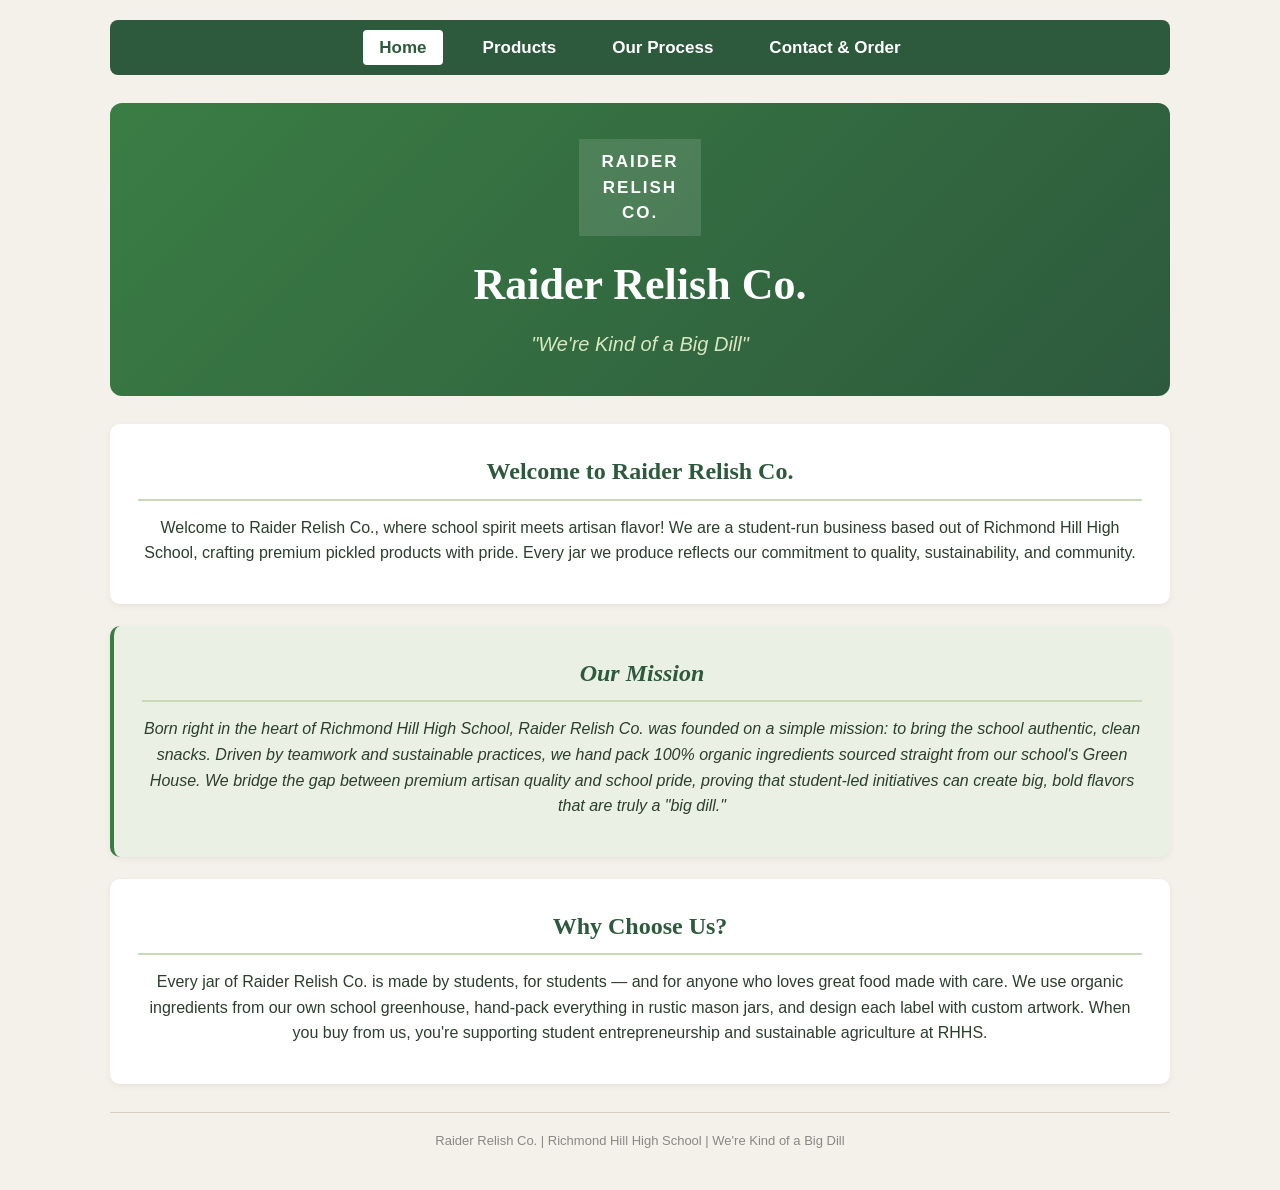
<file: index.html>
<!DOCTYPE html>
<html lang="en">
<head>
    <meta charset="UTF-8">
    <meta name="viewport" content="width=device-width, initial-scale=1.0">
    <title>Raider Relish Co. - Home</title>
    <link rel="stylesheet" href="style.css">
</head>
<body>
    <div id="page-wrapper">
        <nav>
            <ul>
                <li><a href="index.html" class="active">Home</a></li>
                <li><a href="products.html">Products</a></li>
                <li><a href="process.html">Our Process</a></li>
                <li><a href="contact.html">Contact & Order</a></li>
            </ul>
        </nav>

        <header class="banner">
            <div class="logo">
                <span class="logo-text">RAIDER<br>RELISH<br>CO.</span>
            </div>
            <h1>Raider Relish Co.</h1>
            <p class="slogan">"We're Kind of a Big Dill"</p>
        </header>

        <div class="section">
            <h2>Welcome to Raider Relish Co.</h2>
            <p>Welcome to Raider Relish Co., where school spirit meets artisan flavor! We are a student-run business based out of Richmond Hill High School, crafting premium pickled products with pride. Every jar we produce reflects our commitment to quality, sustainability, and community.</p>
        </div>

        <div class="section" id="mission">
            <h2>Our Mission</h2>
            <p>Born right in the heart of Richmond Hill High School, Raider Relish Co. was founded on a simple mission: to bring the school authentic, clean snacks. Driven by teamwork and sustainable practices, we hand pack 100% organic ingredients sourced straight from our school's Green House. We bridge the gap between premium artisan quality and school pride, proving that student-led initiatives can create big, bold flavors that are truly a "big dill."</p>
        </div>

        <div class="section">
            <h2>Why Choose Us?</h2>
            <p>Every jar of Raider Relish Co. is made by students, for students — and for anyone who loves great food made with care. We use organic ingredients from our own school greenhouse, hand-pack everything in rustic mason jars, and design each label with custom artwork. When you buy from us, you're supporting student entrepreneurship and sustainable agriculture at RHHS.</p>
        </div>

        <footer>
            <p>Raider Relish Co. | Richmond Hill High School | We're Kind of a Big Dill</p>
        </footer>
    </div>
</body>
</html>
</file>
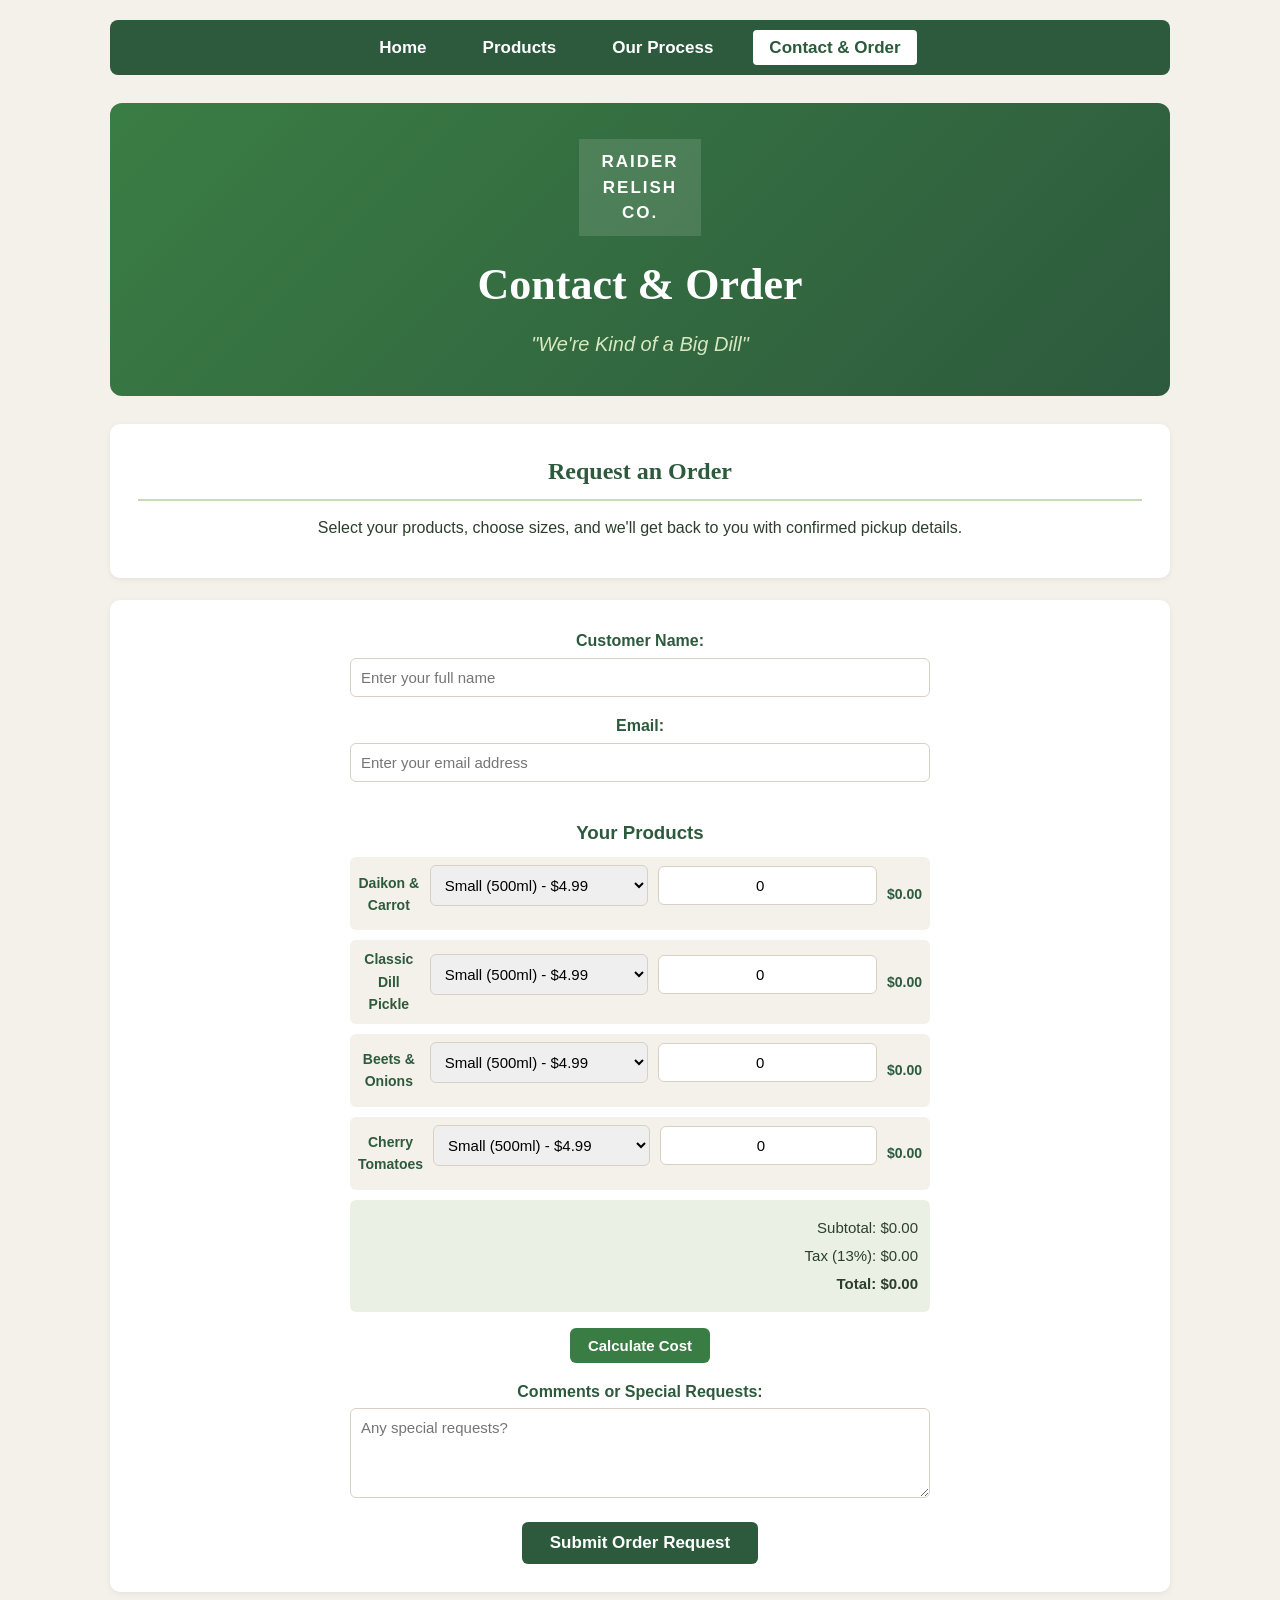
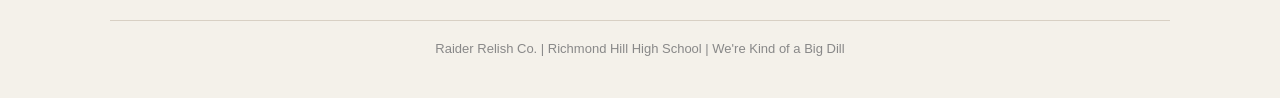
<file: contact.html>
<!DOCTYPE html>
<html lang="en">
<head>
    <meta charset="UTF-8">
    <meta name="viewport" content="width=device-width, initial-scale=1.0">
    <title>Raider Relish Co. - Contact & Order</title>
    <link rel="stylesheet" href="style.css">
</head>
<body>
    <div id="page-wrapper">
        <nav>
            <ul>
                <li><a href="index.html">Home</a></li>
                <li><a href="products.html">Products</a></li>
                <li><a href="process.html">Our Process</a></li>
                <li><a href="contact.html" class="active">Contact & Order</a></li>
            </ul>
        </nav>

        <header class="banner">
            <div class="logo">
                <span class="logo-text">RAIDER<br>RELISH<br>CO.</span>
            </div>
            <h1>Contact & Order</h1>
            <p class="slogan">"We're Kind of a Big Dill"</p>
        </header>

        <div class="section">
            <h2>Request an Order</h2>
            <p>Select your products, choose sizes, and we'll get back to you with confirmed pickup details.</p>
        </div>

        <div class="section">
            <form id="contact-form">
                <label for="name">Customer Name:</label>
                <input type="text" id="name" name="name" placeholder="Enter your full name" required>

                <label for="email">Email:</label>
                <input type="email" id="email" name="email" placeholder="Enter your email address" required>

                <h3 style="margin:20px 0 10px;color:#2d5a3d">Your Products</h3>

                <div class="contact-product" data-name="Daikon and Carrot">
                    <span class="cp-name">Daikon &amp; Carrot</span>
                    <select class="cp-size">
                        <option value="4.99">Small (500ml) - $4.99</option>
                        <option value="9.99">Large (1L) - $9.99</option>
                    </select>
                    <input type="number" class="cp-qty" value="0" min="0">
                    <span class="cp-sub">$0.00</span>
                </div>

                <div class="contact-product" data-name="Classic Dill Pickle">
                    <span class="cp-name">Classic Dill Pickle</span>
                    <select class="cp-size">
                        <option value="4.99">Small (500ml) - $4.99</option>
                        <option value="9.99">Large (1L) - $9.99</option>
                    </select>
                    <input type="number" class="cp-qty" value="0" min="0">
                    <span class="cp-sub">$0.00</span>
                </div>

                <div class="contact-product" data-name="Beets and Onions">
                    <span class="cp-name">Beets &amp; Onions</span>
                    <select class="cp-size">
                        <option value="4.99">Small (500ml) - $4.99</option>
                        <option value="9.99">Large (1L) - $9.99</option>
                    </select>
                    <input type="number" class="cp-qty" value="0" min="0">
                    <span class="cp-sub">$0.00</span>
                </div>

                <div class="contact-product" data-name="Cherry Tomatoes">
                    <span class="cp-name">Cherry Tomatoes</span>
                    <select class="cp-size">
                        <option value="4.99">Small (500ml) - $4.99</option>
                        <option value="9.99">Large (1L) - $9.99</option>
                    </select>
                    <input type="number" class="cp-qty" value="0" min="0">
                    <span class="cp-sub">$0.00</span>
                </div>

                <div id="contact-total">
                    <p>Subtotal: $<span id="c-subtotal">0.00</span></p>
                    <p>Tax (13%): $<span id="c-tax">0.00</span></p>
                    <p><strong>Total: $<span id="c-grand">0.00</span></strong></p>
                </div>

                <button type="button" class="btn" id="calc-contact-btn" style="margin-bottom:16px">Calculate Cost</button>

                <label for="comments">Comments or Special Requests:</label>
                <textarea id="comments" name="comments" rows="4" placeholder="Any special requests?"></textarea>

                <button type="button" class="btn btn-submit" id="submit-contact-btn">Submit Order Request</button>
            </form>

            <div id="confirmation">
                <h3>Order Request Submitted!</h3>
                <p id="confirm-message"></p>
                <p>Thank you for choosing Raider Relish Co. — We're Kind of a Big Dill!</p>
            </div>
        </div>

        <footer>
            <p>Raider Relish Co. | Richmond Hill High School | We're Kind of a Big Dill</p>
        </footer>
    </div>

    <script src="interactive.js"></script>
</body>
</html>
</file>
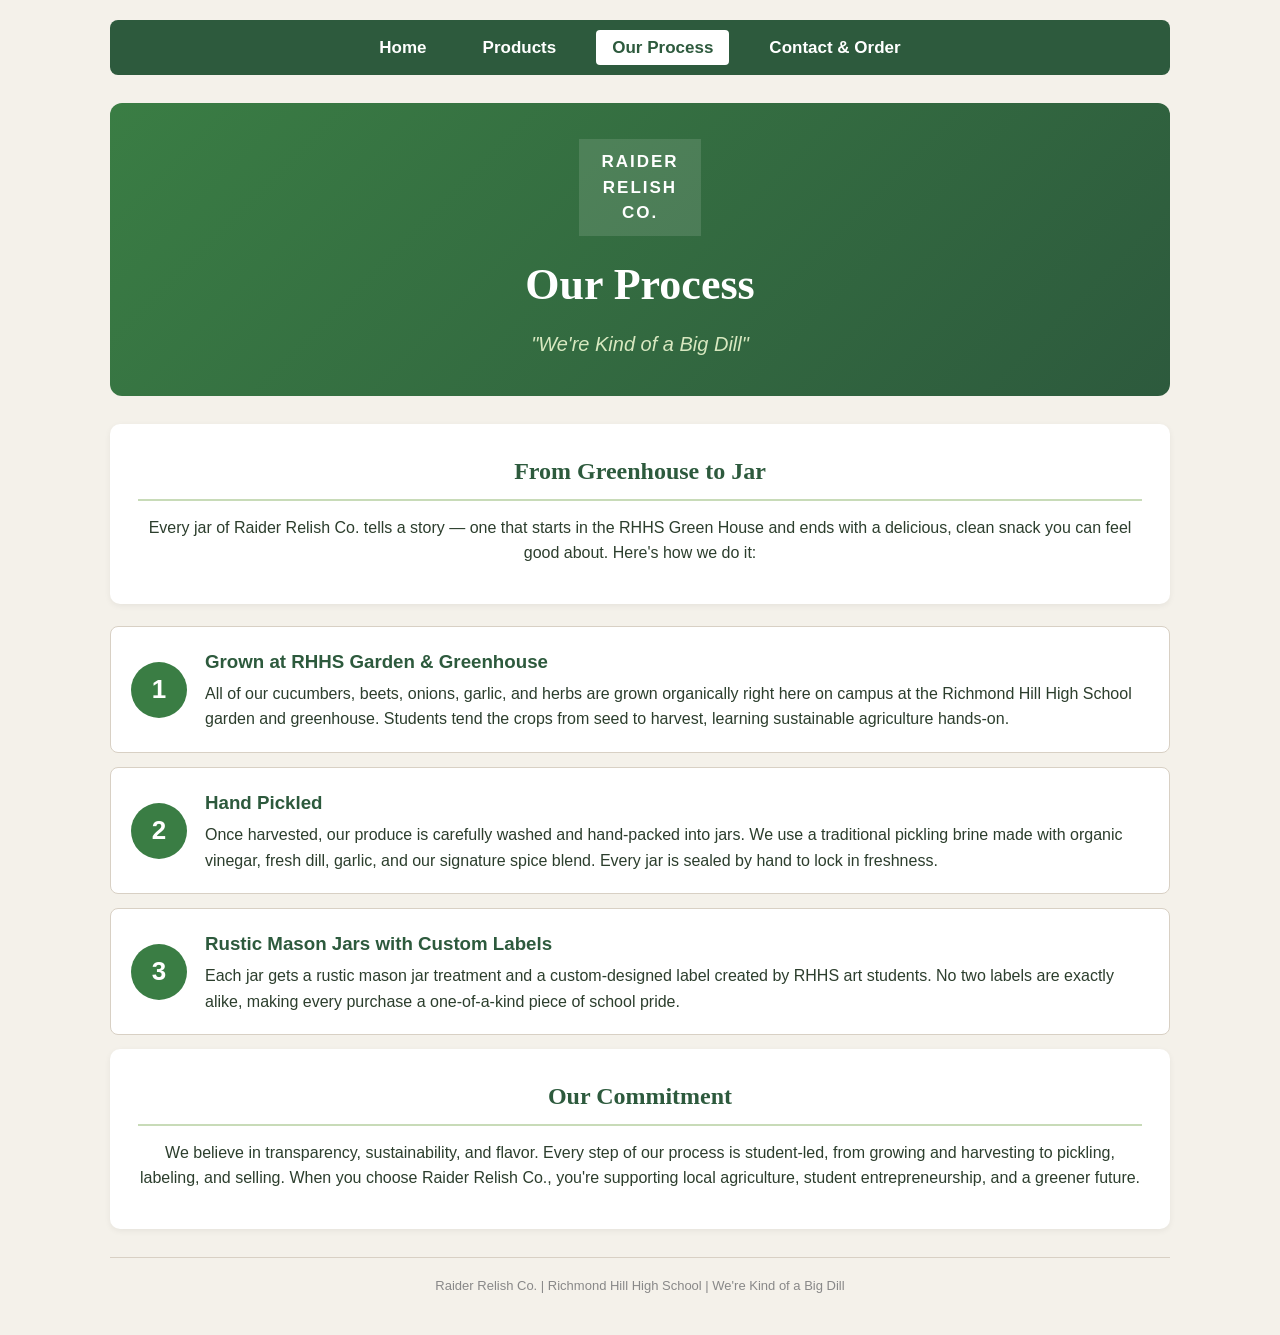
<file: process.html>
<!DOCTYPE html>
<html lang="en">
<head>
    <meta charset="UTF-8">
    <meta name="viewport" content="width=device-width, initial-scale=1.0">
    <title>Raider Relish Co. - Our Process</title>
    <link rel="stylesheet" href="style.css">
</head>
<body>
    <div id="page-wrapper">
        <nav>
            <ul>
                <li><a href="index.html">Home</a></li>
                <li><a href="products.html">Products</a></li>
                <li><a href="process.html" class="active">Our Process</a></li>
                <li><a href="contact.html">Contact & Order</a></li>
            </ul>
        </nav>

        <header class="banner">
            <div class="logo">
                <span class="logo-text">RAIDER<br>RELISH<br>CO.</span>
            </div>
            <h1>Our Process</h1>
            <p class="slogan">"We're Kind of a Big Dill"</p>
        </header>

        <div class="section">
            <h2>From Greenhouse to Jar</h2>
            <p>Every jar of Raider Relish Co. tells a story — one that starts in the RHHS Green House and ends with a delicious, clean snack you can feel good about. Here's how we do it:</p>
        </div>

        <div class="process-step">
            <div class="step-icon">1</div>
            <div class="step-text">
                <h3>Grown at RHHS Garden & Greenhouse</h3>
                <p>All of our cucumbers, beets, onions, garlic, and herbs are grown organically right here on campus at the Richmond Hill High School garden and greenhouse. Students tend the crops from seed to harvest, learning sustainable agriculture hands-on.</p>
            </div>
        </div>

        <div class="process-step">
            <div class="step-icon">2</div>
            <div class="step-text">
                <h3>Hand Pickled</h3>
                <p>Once harvested, our produce is carefully washed and hand-packed into jars. We use a traditional pickling brine made with organic vinegar, fresh dill, garlic, and our signature spice blend. Every jar is sealed by hand to lock in freshness.</p>
            </div>
        </div>

        <div class="process-step">
            <div class="step-icon">3</div>
            <div class="step-text">
                <h3>Rustic Mason Jars with Custom Labels</h3>
                <p>Each jar gets a rustic mason jar treatment and a custom-designed label created by RHHS art students. No two labels are exactly alike, making every purchase a one-of-a-kind piece of school pride.</p>
            </div>
        </div>

        <div class="section">
            <h2>Our Commitment</h2>
            <p>We believe in transparency, sustainability, and flavor. Every step of our process is student-led, from growing and harvesting to pickling, labeling, and selling. When you choose Raider Relish Co., you're supporting local agriculture, student entrepreneurship, and a greener future.</p>
        </div>

        <footer>
            <p>Raider Relish Co. | Richmond Hill High School | We're Kind of a Big Dill</p>
        </footer>
    </div>
</body>
</html>
</file>
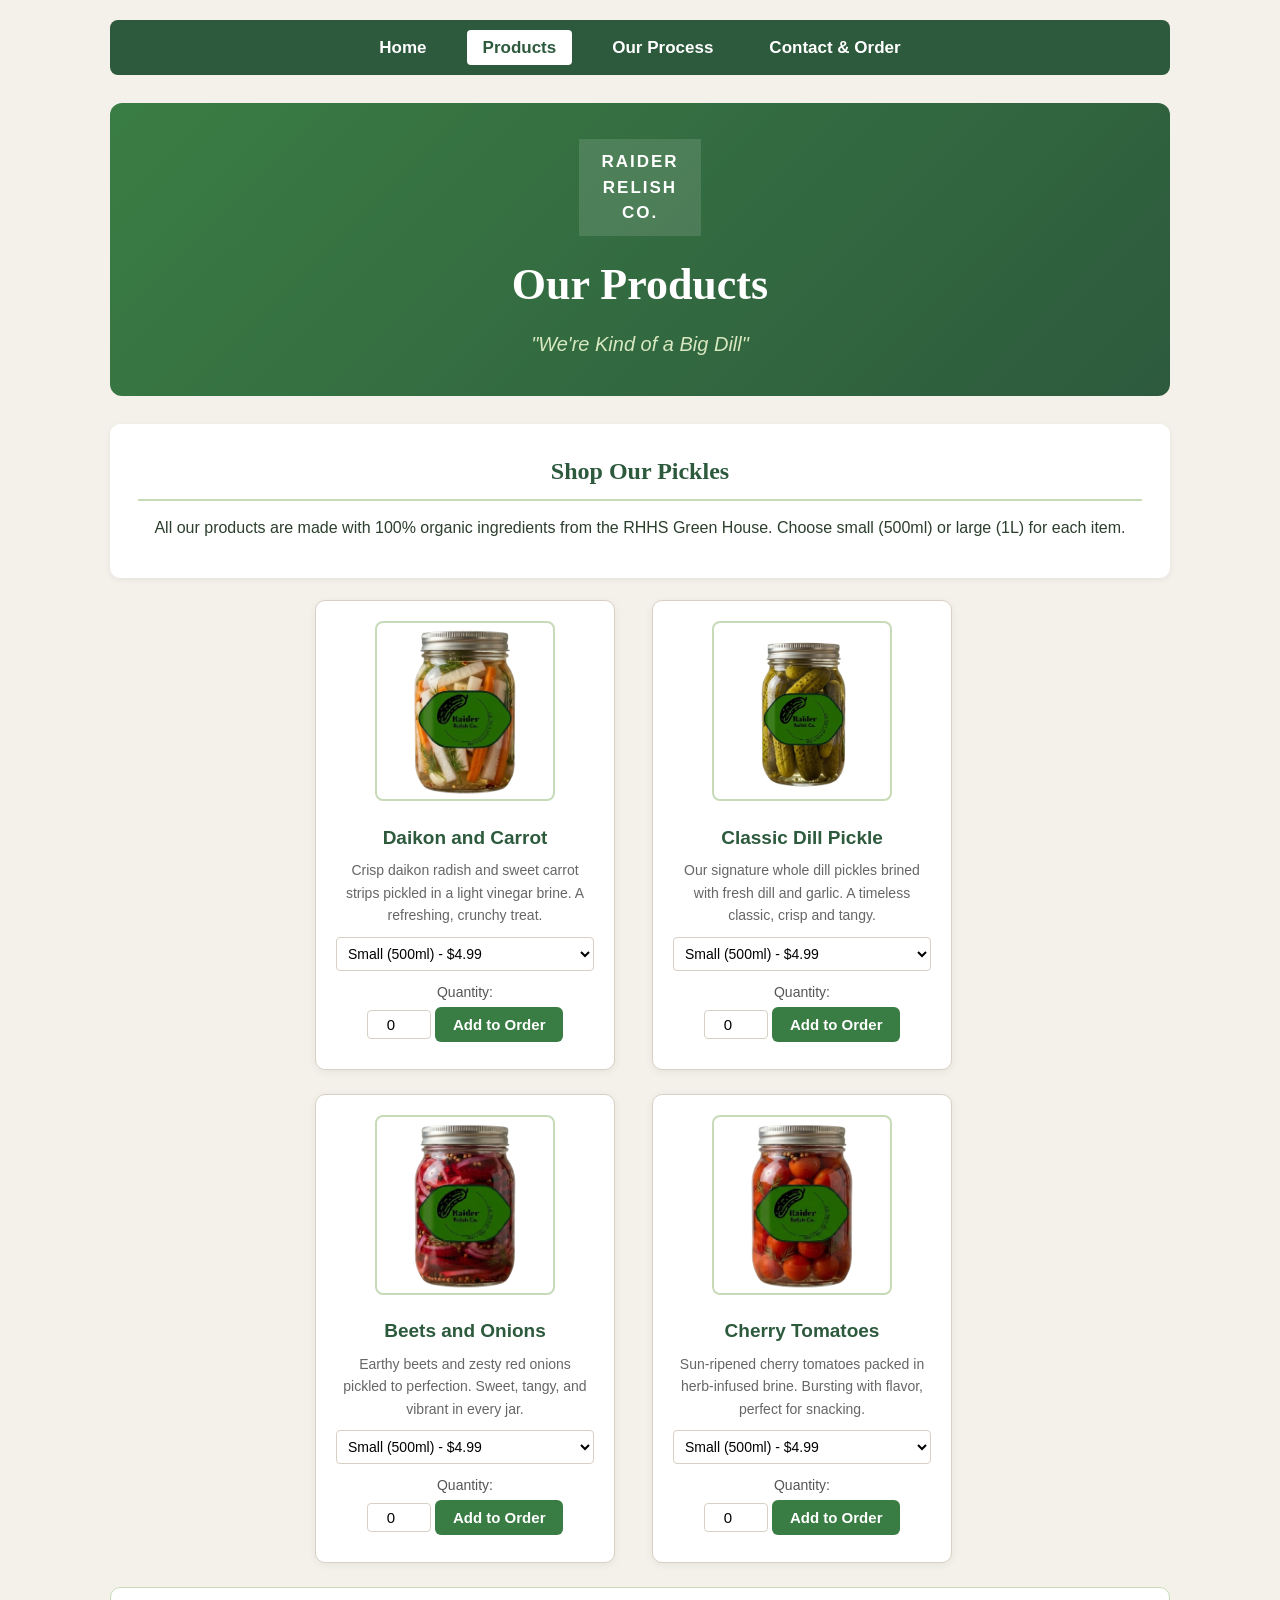
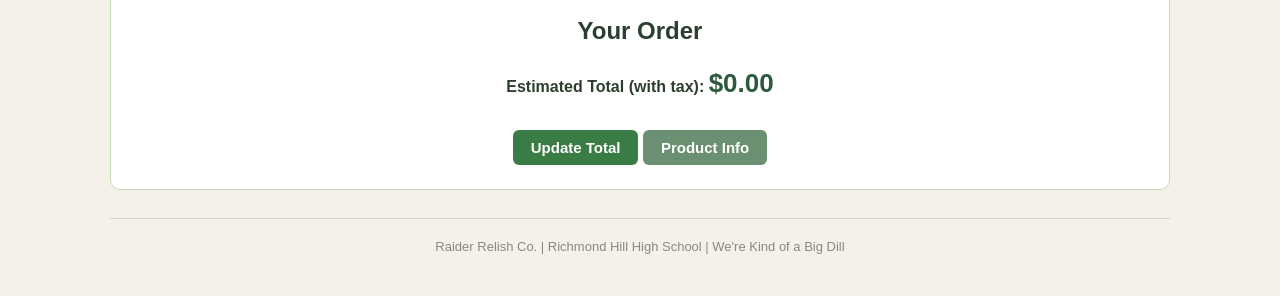
<file: products.html>
<!DOCTYPE html>
<html lang="en">
<head>
    <meta charset="UTF-8">
    <meta name="viewport" content="width=device-width, initial-scale=1.0">
    <title>Raider Relish Co. - Products</title>
    <link rel="stylesheet" href="style.css">
</head>
<body>
    <div id="page-wrapper">
        <nav>
            <ul>
                <li><a href="index.html">Home</a></li>
                <li><a href="products.html" class="active">Products</a></li>
                <li><a href="process.html">Our Process</a></li>
                <li><a href="contact.html">Contact &amp; Order</a></li>
            </ul>
        </nav>

        <header class="banner">
            <div class="logo">
                <span class="logo-text">RAIDER<br>RELISH<br>CO.</span>
            </div>
            <h1>Our Products</h1>
            <p class="slogan">"We're Kind of a Big Dill"</p>
        </header>

        <div class="section">
            <h2>Shop Our Pickles</h2>
            <p>All our products are made with 100% organic ingredients from the RHHS Green House. Choose small (500ml) or large (1L) for each item.</p>
        </div>

        <div class="product-grid">
            <div class="product-card">
                <img src="daikon_carrot.png" alt="Daikon and Carrot">
                <h3>Daikon and Carrot</h3>
                <p class="desc">Crisp daikon radish and sweet carrot strips pickled in a light vinegar brine. A refreshing, crunchy treat.</p>
                <div class="size-selector">
                    <select class="size-select">
                        <option value="4.99">Small (500ml) - $4.99</option>
                        <option value="9.99">Large (1L) - $9.99</option>
                    </select>
                </div>
                <label>Quantity:</label>
                <input type="number" class="qty-input" value="0" min="0">
                <button class="btn add-btn">Add to Order</button>
            </div>

            <div class="product-card">
                <img src="classic_dill.png" alt="Classic Dill Pickle">
                <h3>Classic Dill Pickle</h3>
                <p class="desc">Our signature whole dill pickles brined with fresh dill and garlic. A timeless classic, crisp and tangy.</p>
                <div class="size-selector">
                    <select class="size-select">
                        <option value="4.99">Small (500ml) - $4.99</option>
                        <option value="9.99">Large (1L) - $9.99</option>
                    </select>
                </div>
                <label>Quantity:</label>
                <input type="number" class="qty-input" value="0" min="0">
                <button class="btn add-btn">Add to Order</button>
            </div>

            <div class="product-card">
                <img src="beet_onion.png" alt="Beets and Onions">
                <h3>Beets and Onions</h3>
                <p class="desc">Earthy beets and zesty red onions pickled to perfection. Sweet, tangy, and vibrant in every jar.</p>
                <div class="size-selector">
                    <select class="size-select">
                        <option value="4.99">Small (500ml) - $4.99</option>
                        <option value="9.99">Large (1L) - $9.99</option>
                    </select>
                </div>
                <label>Quantity:</label>
                <input type="number" class="qty-input" value="0" min="0">
                <button class="btn add-btn">Add to Order</button>
            </div>

            <div class="product-card">
                <img src="cherry_tomato.png" alt="Cherry Tomatoes">
                <h3>Cherry Tomatoes</h3>
                <p class="desc">Sun-ripened cherry tomatoes packed in herb-infused brine. Bursting with flavor, perfect for snacking.</p>
                <div class="size-selector">
                    <select class="size-select">
                        <option value="4.99">Small (500ml) - $4.99</option>
                        <option value="9.99">Large (1L) - $9.99</option>
                    </select>
                </div>
                <label>Quantity:</label>
                <input type="number" class="qty-input" value="0" min="0">
                <button class="btn add-btn">Add to Order</button>
            </div>
        </div>

        <div class="order-summary">
            <h2>Your Order</h2>
            <ul id="order-items"></ul>
            <p><strong>Estimated Total (with tax): <span id="order-total">$0.00</span></strong></p>
            <br>
            <button class="btn" id="update-total-btn">Update Total</button>
            <button class="btn btn-info" id="info-btn">Product Info</button>
            <div id="product-info-box">
                <p><strong>About Our Products:</strong> All Raider Relish Co. products are made with organic ingredients from the RHHS Green House. Our 500ml jars are perfect for sampling, while our 1L jars are ideal for families. No artificial preservatives — just real, clean ingredients packed with care by RHHS students.</p>
            </div>
        </div>

        <footer>
            <p>Raider Relish Co. | Richmond Hill High School | We're Kind of a Big Dill</p>
        </footer>
    </div>

    <script src="interactive.js"></script>
</body>
</html>
</file>
<file: style.css>
*{margin:0;padding:0;box-sizing:border-box}
body{font-family:'Segoe UI',Tahoma,sans-serif;background:#f4f1ea;color:#2c3e2d;line-height:1.6}
#page-wrapper{max-width:1100px;margin:0 auto;padding:20px}

nav{background:#2d5a3d;padding:14px 0;border-radius:8px;margin-bottom:28px}
nav ul{list-style:none;display:flex;justify-content:center;gap:24px}
nav ul li a{color:#fff;text-decoration:none;font-size:17px;font-weight:600;padding:8px 16px;border-radius:4px}
nav ul li a.active{background:#fff;color:#2d5a3d;font-weight:700}

.banner{background:linear-gradient(135deg,#3a7d44,#2d5a3d);color:#fff;text-align:center;padding:36px 20px;border-radius:12px;margin-bottom:28px}
.logo{display:inline-block;background:rgba(255,255,255,0.12);padding:10px 22px;margin-bottom:14px}
.logo-text{color:#fff;font-size:17px;font-weight:700;text-align:center;line-height:1.4;letter-spacing:2px}
.banner h1{font-size:44px;margin-bottom:8px;font-family:Georgia,serif}
.banner .slogan{font-size:20px;font-style:italic;color:#d8e8c0}

.section{background:#fff;padding:28px;border-radius:10px;margin-bottom:22px;box-shadow:0 2px 6px rgba(0,0,0,0.06);text-align:center}
.section h2{color:#2d5a3d;margin-bottom:14px;font-family:Georgia,serif;border-bottom:2px solid #c8dbb8;padding-bottom:8px}
.section h3{color:#3a7d44;margin-bottom:8px}
.section p{margin-bottom:10px}
#mission{background:#eaf0e4;border-left:4px solid #3a7d44;font-style:italic}

.product-grid{display:grid;grid-template-columns:1fr 1fr;gap:24px;max-width:650px;margin:0 auto}
.size-selector{margin:10px 0}.size-selector select{width:100%;padding:7px;border:1px solid #d8d0c4;border-radius:4px;font-size:14px;background:#fff}
.product-card{background:#fff;border:1px solid #d8d0c4;border-radius:10px;padding:20px;width:300px;text-align:center;box-shadow:0 2px 8px rgba(0,0,0,0.06)}
.product-card img{width:180px;height:180px;object-fit:cover;border-radius:8px;margin-bottom:14px;border:2px solid #c8dbb8}
.product-card h3{color:#2d5a3d;font-size:19px;margin-bottom:6px}
.product-card .desc{font-size:14px;color:#666;margin-bottom:10px}
.product-card .price{font-size:22px;font-weight:700;color:#2d5a3d;margin-bottom:10px}
.product-card label{font-size:14px;display:block;margin-bottom:4px;color:#555}
.product-card input[type="number"]{width:64px;padding:5px;text-align:center;border:1px solid #d8d0c4;border-radius:4px;font-size:15px;margin-bottom:10px}

.btn{background:#3a7d44;color:#fff;border:none;padding:9px 18px;border-radius:6px;font-size:15px;font-weight:600;cursor:pointer}
.btn-info{background:#6b8f71}
.btn-submit{background:#2d5a3d;padding:11px 28px;font-size:17px}

.order-summary{background:#fff;border:1px solid #c8dbb8;border-radius:10px;padding:24px;margin-top:24px;text-align:center}
#order-items{list-style:none;margin:12px 0;text-align:left}
#order-items li{padding:8px 10px;border-bottom:1px solid #e8e4dc;display:flex;justify-content:space-between}
#order-total{font-size:26px;font-weight:700;color:#2d5a3d}

.process-step{background:#fff;border:1px solid #d8d0c4;border-radius:8px;padding:20px;margin-bottom:14px;display:flex;gap:18px;align-items:center}
.process-step .step-icon{background:#3a7d44;color:#fff;width:56px;height:56px;border-radius:50%;display:flex;align-items:center;justify-content:center;font-size:26px;font-weight:700;flex-shrink:0}
.process-step .step-text h3{margin-bottom:4px;color:#2d5a3d}

.contact-product{display:flex;align-items:center;gap:10px;margin-bottom:10px;padding:8px;background:#f4f1ea;border-radius:6px}
.contact-product .cp-name{width:170px;font-weight:600;color:#2d5a3d;font-size:14px}
.contact-product .cp-size{width:170px;padding:5px;border:1px solid #d8d0c4;border-radius:4px;font-size:13px}
.contact-product .cp-qty{width:60px;padding:5px;text-align:center;border:1px solid #d8d0c4;border-radius:4px;font-size:14px}
.contact-product .cp-sub{width:70px;text-align:right;font-weight:700;color:#2d5a3d;font-size:14px}
#contact-total{padding:12px;background:#eaf0e4;border-radius:6px;margin-bottom:16px;text-align:right;font-size:15px}
#contact-total p{margin:4px 0}
#contact-form{max-width:580px;margin:0 auto}
#contact-form label{display:block;font-weight:600;margin-bottom:4px;color:#2d5a3d}
#contact-form input,#contact-form select,#contact-form textarea{width:100%;padding:10px;margin-bottom:16px;border:1px solid #d8d0c4;border-radius:6px;font-size:15px;font-family:inherit}
#contact-form input:focus,#contact-form select:focus,#contact-form textarea:focus{border-color:#3a7d44;outline:none}

#confirmation{display:none;background:#eaf0e4;border:1px solid #3a7d44;border-radius:10px;padding:22px;margin-top:18px;text-align:center}
#confirmation h3{color:#2d5a3d;margin-bottom:8px}
#product-info-box{display:none;background:#fcf9f2;border:1px solid #d4a017;border-radius:8px;padding:14px;margin-top:12px;font-size:14px}

footer{text-align:center;padding:18px;color:#888;font-size:13px;border-top:1px solid #d8d0c4;margin-top:28px}

@media(max-width:768px){
nav ul{flex-direction:column;align-items:center;gap:8px}
.product-grid{grid-template-columns:1fr}
.process-step{flex-direction:column;text-align:center}
}
</file>
